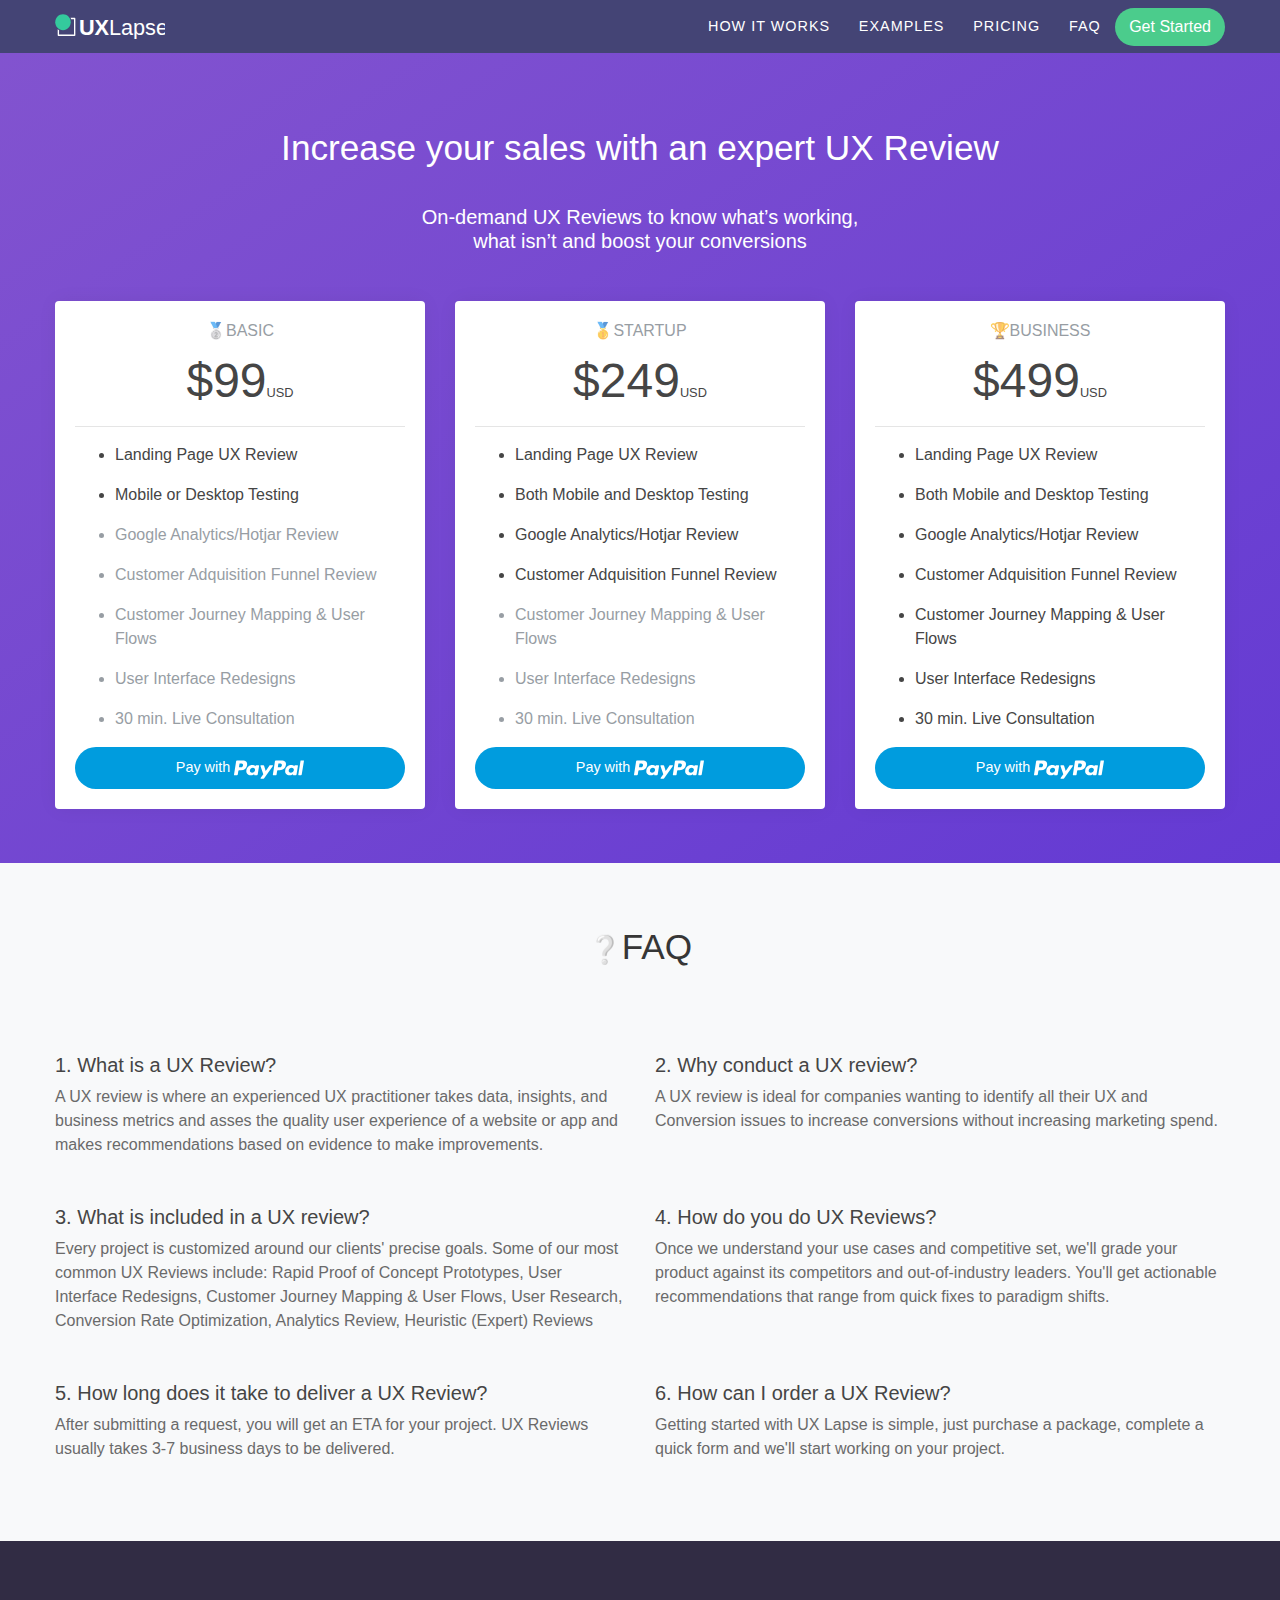
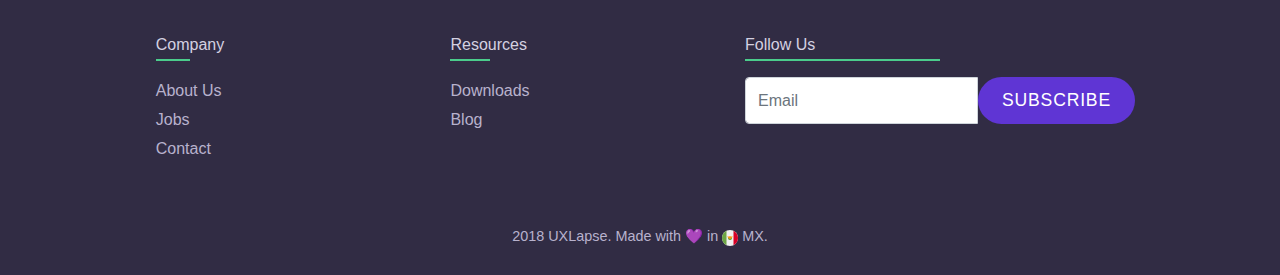
<file: pricing.html>
<!DOCTYPE html>
<html>
<head>
  <!-- Global site tag (gtag.js) - Google Analytics -->
  <script async src="https://www.googletagmanager.com/gtag/js?id=UA-126661771-1"></script>
  <script>
    window.dataLayer = window.dataLayer || [];

    function gtag() {
      dataLayer.push(arguments);
    }
    gtag('js', new Date());

    gtag('config', 'UA-126661771-1');
  </script>
  <link rel="icon" type="image/png" href="favicon-32x32.png" sizes="32x32" />
  <link rel="icon" type="image/png" href="favicon-16x16.png" sizes="16x16" />
  <meta charset="utf-8">
  <meta name="description" content="Expert UX review for your website with one click">
  <meta name="keywords" content="UX,UX/UI,UX Review,UX Consulting,UX Analysis,Usability Test,User Testing">
  <meta name="viewport" content="width=device-width, initial-scale=1, shrink-to-fit=no">
  <meta http-equiv="x-ua-compatible" content="ie=edge">
  <meta name="author" content="Emilio Sanchez @emileond">
  <title>UXLapse - Expert UX review with one click</title>
  <meta name="twitter:card" content="summary"/>
  <meta name="twitter:site" content="@uxlapse"/>
  <meta name="twitter:creator" content="@emileond"/>
  <meta property="og:title" content="UXLapse"/>
  <meta property="og:type" content="website"/>
  <meta property="og:url" content="https://uxlapse.com/" />
  <meta property="og:image" content="https://uxlapse.com/img/open-graph.jpg"/>

  <!-- FONT AWESOME -->
  <link rel="stylesheet" href="https://use.fontawesome.com/releases/v5.2.0/css/all.css" integrity="sha384-hWVjflwFxL6sNzntih27bfxkr27PmbbK/iSvJ+a4+0owXq79v+lsFkW54bOGbiDQ" crossorigin="anonymous">

  <!-- CUSTOM STYLES -->
  <link rel="stylesheet" href="css/styles.css" type="text/css" media="screen">

  <!-- Bootstrap Styles -->
  <link rel="stylesheet" href="https://maxcdn.bootstrapcdn.com/bootstrap/4.0.0/css/bootstrap.min.css" integrity="sha384-Gn5384xqQ1aoWXA+058RXPxPg6fy4IWvTNh0E263XmFcJlSAwiGgFAW/dAiS6JXm" crossorigin="anonymous">

  <!-- Hotjar Tracking Code for http://uxlapse.com -->
  <script>
    (function(h, o, t, j, a, r) {
      h.hj = h.hj || function() {
        (h.hj.q = h.hj.q || []).push(arguments)
      };
      h._hjSettings = {
        hjid: 1030867,
        hjsv: 6
      };
      a = o.getElementsByTagName('head')[0];
      r = o.createElement('script');
      r.async = 1;
      r.src = t + h._hjSettings.hjid + j + h._hjSettings.hjsv;
      a.appendChild(r);
    })(window, document, 'https://static.hotjar.com/c/hotjar-', '.js?sv=');
  </script>

  <!-- FRESHCHAT -->
  <script src="https://wchat.freshchat.com/js/widget.js" defer></script>
</head>

<body id="page-top">
  <!-- Navigation -->
  <nav class="navbar navbar-expand-lg navbar-dark fixed-top navbar-shrink" id="mainNav">
    <div class="container">
      <a href="index.html">
        <img class="navbar-brand" src="img/logos/uxlapse-logo-white.svg" alt="">
      </a>
      <button class="navbar-toggler navbar-toggler-right" type="button" data-toggle="collapse" data-target="#navbarResponsive" aria-controls="navbarResponsive" aria-expanded="false" aria-label="Toggle navigation">
          Menu
          <i class="fas fa-bars"></i>
        </button>
      <div class="collapse navbar-collapse" id="navbarResponsive">
        <ul class="navbar-nav text-uppercase ml-auto">
          <li class="nav-item">
            <a class="nav-link js-scroll-trigger" href="#howitworks">How it Works</a>
          </li>
          <li class="nav-item">
            <a class="nav-link js-scroll-trigger" href="#examples">Examples</a>
          </li>
          <li class="nav-item">
            <a class="nav-link js-scroll-trigger" href="#pricing">Pricing</a>
          </li>
          <li class="nav-item">
            <a class="nav-link js-scroll-trigger" href="#faq">FAQ</a>
          </li>
        </ul>
        <a href="pricing.html"><button type="button" class="btn-sm">Get Started</button></a>
      </div>
    </div>
  </nav>
  <section id="pricing" class="pricing bg-gradient padding-top-4">
    <div class="container">
      <div class="headline text-center">
        <h2>Increase your sales with an expert UX Review</h2>
        <p>On-demand UX Reviews to know what’s working, <br>what isn’t and boost your conversions</p>
      </div>
      <div class="row">
        <!-- RESPONSIVE TIER -->
        <div class="col-md-4">
          <div class="card">
            <div class="card-body">
              <h5 class="card-title text-muted text-uppercase text-center">🥈Basic</h5>
              <h6 class="card-price text-center">$99<span class="currency">USD</span></h6>
              <hr>
              <ul class="fa-ul">
                <li><span class="fa-li"><i class="fas fa-check text-purple"></i></span>Landing Page UX Review</li>
                <li><span class="fa-li"><i class="fas fa-check text-purple"></i></span>Mobile or Desktop Testing</li>
                <li class="text-muted"><span class="fa-li"><i class="fas fa-times"></i></span>Google Analytics/Hotjar Review</li>
                <li class="text-muted"><span class="fa-li"><i class="fas fa-times"></i></span>Customer Adquisition Funnel Review</li>
                <li class="text-muted"><span class="fa-li"><i class="fas fa-times"></i></span>Customer Journey Mapping & User Flows</li>
                <li class="text-muted"><span class="fa-li"><i class="fas fa-times"></i></span>User Interface Redesigns</li>
                <li class="text-muted"><span class="fa-li"><i class="fas fa-times"></i></span>30 min. Live Consultation</li>
              </ul>
              <form action="https://www.paypal.com/cgi-bin/webscr" method="post" target="_top">
                <input type="hidden" name="cmd" value="_s-xclick">
                <input type="hidden" name="hosted_button_id" value="BHMCKVLV8P7DS">
                <button type="submit" class="btn btn-block btn-paypal">Pay with <img class="paypal-button-logo paypal-button-logo-paypal paypal-button-logo-blue" src="[data-uri]" alt="paypal" style="visibility: visible;">
                </button>
              </form>
            </div>
          </div>
        </div>
        <!-- STARTUP TIER -->
        <div class="col-md-4">
          <div class="card">
            <div class="card-body">
              <h5 class="card-title text-muted text-uppercase text-center">🥇STARTUP</h5>
              <h6 class="card-price text-center">$249<span class="currency">USD</span></h6>
              <hr>
              <ul class="fa-ul">
                <li><span class="fa-li"><i class="fas fa-check text-purple"></i></span>Landing Page UX Review</li>
                <li><span class="fa-li"><i class="fas fa-check text-purple"></i></span>Both Mobile and Desktop Testing</li>
                <li><span class="fa-li"><i class="fas fa-check text-purple"></i></span>Google Analytics/Hotjar Review</li>
                <li><span class="fa-li"><i class="fas fa-check text-purple"></i></span>Customer Adquisition Funnel Review</li>
                <li class="text-muted"><span class="fa-li"><i class="fas fa-times"></i></span>Customer Journey Mapping & User Flows</li>
                <li class="text-muted"><span class="fa-li"><i class="fas fa-times"></i></span>User Interface Redesigns</li>
                <li class="text-muted"><span class="fa-li"><i class="fas fa-times"></i></span>30 min. Live Consultation</li>
              </ul>
              <form action="https://www.paypal.com/cgi-bin/webscr" method="post" target="_top">
                <input type="hidden" name="cmd" value="_s-xclick">
                <input type="hidden" name="hosted_button_id" value="XH7CZSL6PPLTW">
                <button type="submit" class="btn btn-block btn-paypal">Pay with <img class="paypal-button-logo paypal-button-logo-paypal paypal-button-logo-blue" src="[data-uri]" alt="paypal" style="visibility: visible;">
                </button>
              </form>
            </div>
          </div>
        </div>
        <!-- BUSINESS TIER -->
        <div class="col-md-4">
          <div class="card">
            <div class="card-body">
              <h5 class="card-title text-muted text-uppercase text-center">🏆Business</h5>
              <h6 class="card-price text-center">$499<span class="currency">USD</span></h6>
              <hr>
              <ul class="fa-ul">
                <li><span class="fa-li"><i class="fas fa-check text-purple"></i></span>Landing Page UX Review</li>
                <li><span class="fa-li"><i class="fas fa-check text-purple"></i></span>Both Mobile and Desktop Testing</li>
                <li><span class="fa-li"><i class="fas fa-check text-purple"></i></span>Google Analytics/Hotjar Review</li>
                <li><span class="fa-li"><i class="fas fa-check text-purple"></i></span>Customer Adquisition Funnel Review</li>
                <li><span class="fa-li"><i class="fas fa-check text-purple"></i></span>Customer Journey Mapping & User Flows</li>
                <li><span class="fa-li"><i class="fas fa-check text-purple"></i></span>User Interface Redesigns</li>
                <li><span class="fa-li"><i class="fas fa-check text-purple"></i></span>30 min. Live Consultation</li>
              </ul>
              <form action="https://www.paypal.com/cgi-bin/webscr" method="post" target="_top">
                <input type="hidden" name="cmd" value="_s-xclick">
                <input type="hidden" name="hosted_button_id" value="U54BG7DNFY556">
                <button type="submit" class="btn btn-block btn-paypal">Pay with <img class="paypal-button-logo paypal-button-logo-paypal paypal-button-logo-blue" src="[data-uri]" alt="paypal" style="visibility: visible;">
                </button>
              </form>
            </div>
          </div>
        </div>
      </div>
    </div>
  </section>
  <section id="faq" class="bg-light">
    <div class="container">
      <div class="headline text-center">
        <h2><span class="emoji-headline">❔</span>FAQ</h2>
        <p></p>
      </div>
      <div class="row">
        <div class="col-md-6">
          <div class="faq-question">
            <h5 class="text-left">1. What is a UX Review?</h5>
            <p class="padding-bot-2">A UX review is where an experienced UX practitioner takes data, insights, and business metrics and asses the quality user experience of a website or app and makes recommendations based on evidence to make improvements.</p>
          </div>
        </div>
        <div class="col-md-6">
          <h5 class="text-left">2. Why conduct a UX review?</h5>
          <p class="padding-bot-2">A UX review is ideal for companies wanting to identify all their UX and Conversion issues to increase conversions without increasing marketing spend.</p>
        </div>
        <div class="col-md-6">
          <h5 class="text-left">3. What is included in a UX review?</h5>
          <p class="padding-bot-2">Every project is customized around our clients' precise goals. Some of our most common UX Reviews include: Rapid Proof of Concept Prototypes, User Interface Redesigns, Customer Journey Mapping & User Flows, User Research, Conversion Rate Optimization, Analytics Review, Heuristic (Expert) Reviews</p>
        </div>
        <div class="col-md-6">
          <h5 class="text-left">4. How do you do UX Reviews?</h5>
          <p class="padding-bot-2">Once we understand your use cases and competitive set, we'll grade your product against its competitors and out-of-industry leaders. You'll get actionable recommendations that range from quick fixes to paradigm shifts.</p>
        </div>
        <div class="col-md-6">
          <h5 class="text-left">5. How long does it take to deliver a UX Review?</h5>
          <p class="padding-bot-4">After submitting a request, you will get an ETA for your project. UX Reviews usually takes 3-7 business days to be delivered.</p>
        </div>
        <div class="col-md-6">
          <h5 class="text-left">6. How can I order a UX Review?</h5>
          <p class="padding-bot-4">Getting started with UX Lapse is simple, just purchase a package, complete a quick form and we'll start working on your project.</p>
        </div>
    </div>
  </section>
  <footer class="bg-dark-purple">
    <div class="container">
      <div class="row">
        <div class="col-md-3">
          <div class="d-flex">
            <ul class="mx-auto">
              <span>Company</span>
              <div class="headline-element"></div>
              <li><a href="">About Us</a></li>
              <li><a href="">Jobs</a></li>
              <li><a href="">Contact</a></li>
            </ul>
          </div>
        </div>
        <div class="col-md-3">
          <div class="d-flex">
            <ul class="mx-auto">
              <span>Resources</span>
              <div class="headline-element"></div>
              <li><a href="#" target="_blank">Downloads</a></li>
              <li><a title="Go to Blog" href="/blog">Blog</a></li>
            </ul>
          </div>
        </div>
        <div class="col-md-6">
          <div class="d-flex">
            <ul class="mx-auto">
              <span>Follow Us</span>
              <div class="headline-element"></div>
              <form class="mbr-form" action="#" method="post" data-form-title="Mobirise Form"><input type="hidden" data-form-email="true" value="tC9nxlGXe48Pl+GYsmJAiNwUc+yNfF2g37sMLooQ2ntFRKcLpv3mBSlWq724nymoU6vJX4LL4b3G3W0a1OU8VcFWvy4/JDzj3+HNvc3+r4/LhLX2W4POZnIGrM1UE82i">
                <div class="mbr-subscribe input-group">
                  <input class="form-control" type="email" name="email" placeholder="Email" data-form-field="Email" required="" id="email-form3-4u">
                  <span class="input-group-btn">
                    <button href="" type="submit" class="btn btn-primary  display-4">SUBSCRIBE</button>
                  </span>
                </div>
              </form><br>
              <li>
                <a href=""><i class="fab fa-facebook-f"></i></a>
                <a href=""><i class="fab fa-twitter"></i></a>
                <a href=""><i class="fab fa-linkedin-in"></i></a>
                <a href=""><i class="fab fa-dribbble"></i></a>
              </li>
            </ul>
          </div>
        </div>
      </div>
      <div class="row">
        <div class="col-md-12 text-center">
          <div class="firm">
            2018 UXLapse. Made with 💜 in <img src="img/icons/mexico.svg" alt="Mexico Flag"> MX.
          </div>
        </div>
      </div>
    </div>
  </footer>
  <!-- jQuery -->
  <script src="https://code.jquery.com/jquery-3.3.1.min.js" integrity="sha256-FgpCb/KJQlLNfOu91ta32o/NMZxltwRo8QtmkMRdAu8=" crossorigin="anonymous"></script>
  <script src="https://cdnjs.cloudflare.com/ajax/libs/popper.js/1.14.3/umd/popper.min.js" integrity="sha384-ZMP7rVo3mIykV+2+9J3UJ46jBk0WLaUAdn689aCwoqbBJiSnjAK/l8WvCWPIPm49" crossorigin="anonymous"></script>

  <script src="https://stackpath.bootstrapcdn.com/bootstrap/4.1.3/js/bootstrap.min.js" integrity="sha384-ChfqqxuZUCnJSK3+MXmPNIyE6ZbWh2IMqE241rYiqJxyMiZ6OW/JmZQ5stwEULTy" crossorigin="anonymous"></script>

  <!-- Plugin JavaScript -->
  <script src="vendor/jquery-easing/jquery.easing.min.js"></script>

  <!-- Custom scripts -->
  <script src="js/main.js"></script>

  <!-- FRESHCHAT -->
  <script>
    window.fcWidget.init({
      token: "e49242a1-6119-49a7-982e-23d2e99791ae",
      host: "https://wchat.freshchat.com"
    });
  </script>
</body>

</html>
</file>
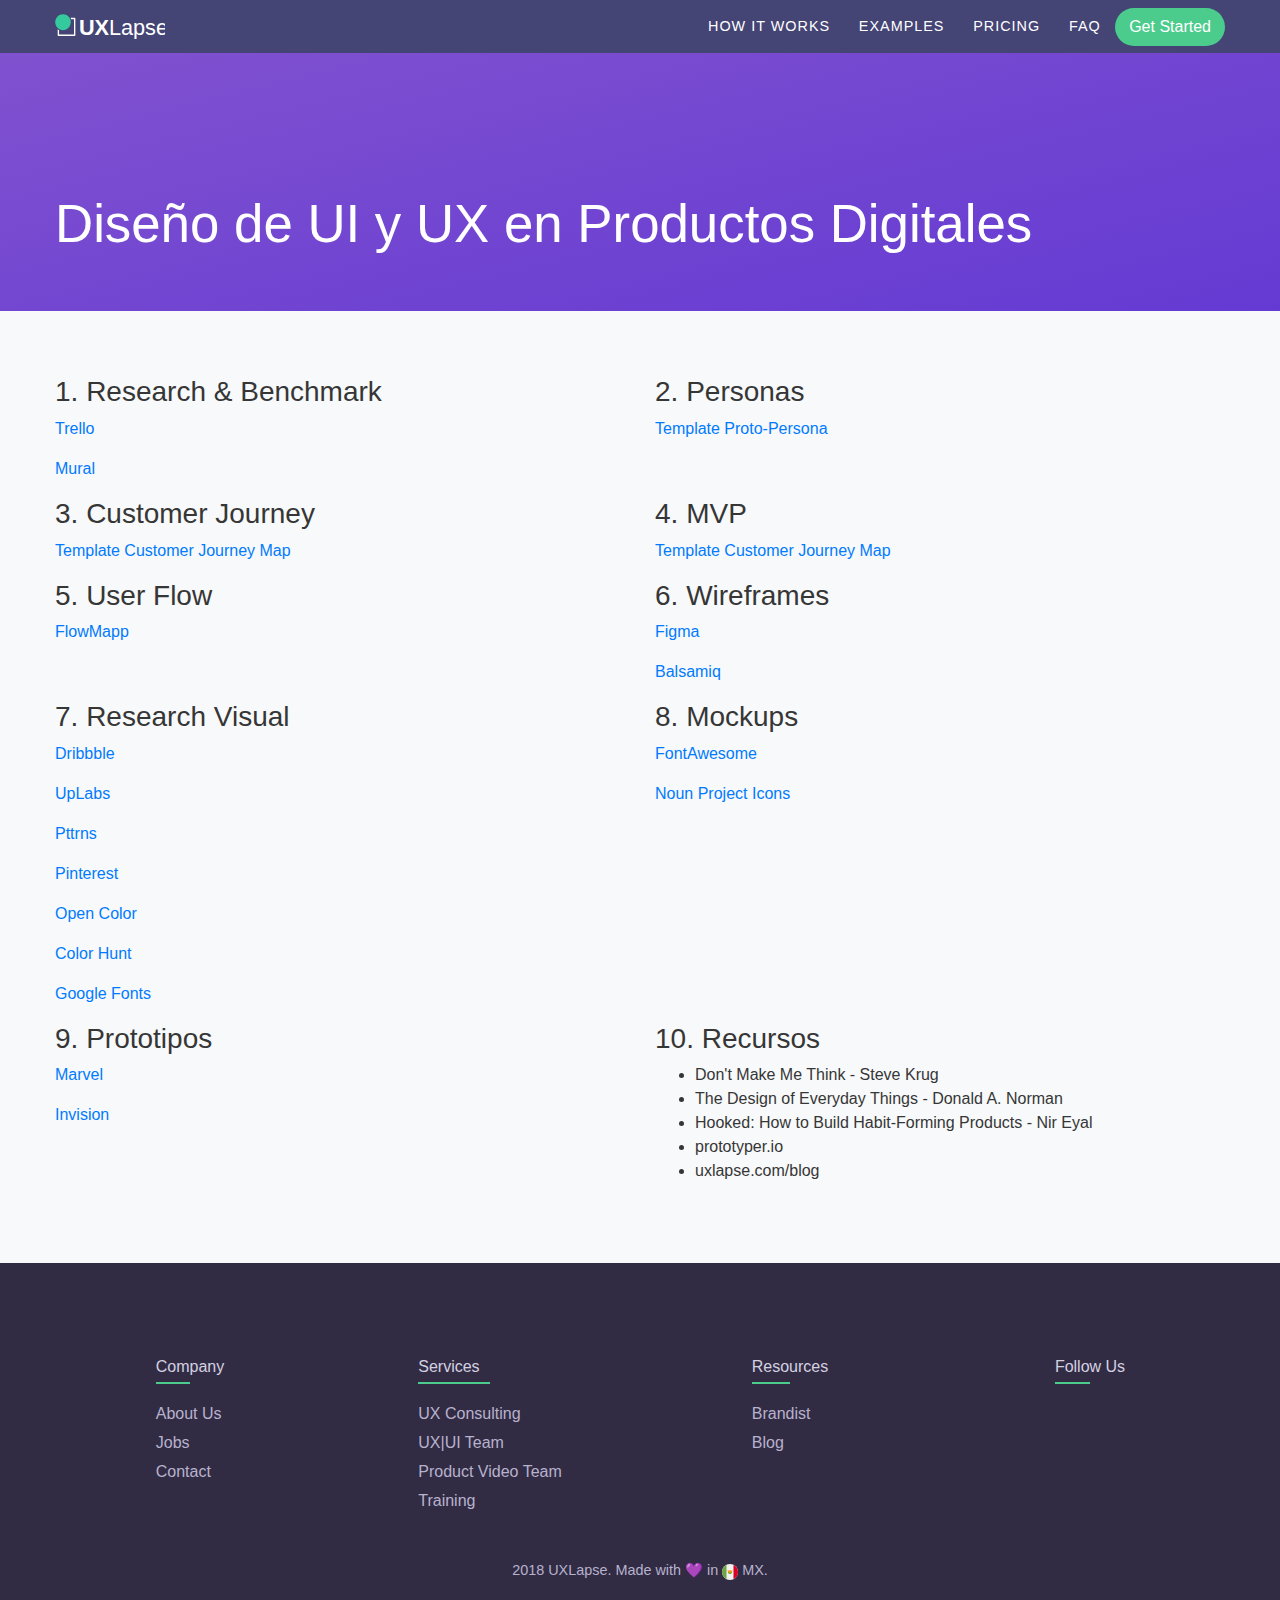
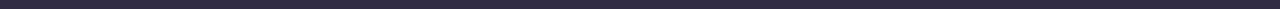
<file: tallerux.html>
<!DOCTYPE html>
<html>
<head>
  <!-- Global site tag (gtag.js) - Google Analytics -->
<script async src="https://www.googletagmanager.com/gtag/js?id=UA-126661771-1"></script>
<script>
  window.dataLayer = window.dataLayer || [];
  function gtag(){dataLayer.push(arguments);}
  gtag('js', new Date());

  gtag('config', 'UA-126661771-1');
</script>
  <meta charset="utf-8">
  <meta name="viewport" content="width=device-width, initial-scale=1, shrink-to-fit=no">
  <meta http-equiv="x-ua-compatible" content="ie=edge">
  <meta name="author" content="Emilio Sanchez @emileond">
  <title>UXLapse - Taller UX en Productos Digitales</title>
  <!-- Google Fonts -->
  <link href="https://fonts.googleapis.com/css?family=Ubuntu:400,500,600" rel="stylesheet">

  <!-- FONT AWESOME -->
  <link rel="stylesheet" href="https://use.fontawesome.com/releases/v5.2.0/css/all.css" integrity="sha384-hWVjflwFxL6sNzntih27bfxkr27PmbbK/iSvJ+a4+0owXq79v+lsFkW54bOGbiDQ" crossorigin="anonymous">

  <!-- CUSTOM STYLES -->
  <link rel="stylesheet" href="css/styles.css" type="text/css" media="screen">

  <!-- Bootstrap Styles -->
  <link rel="stylesheet" href="https://maxcdn.bootstrapcdn.com/bootstrap/4.0.0/css/bootstrap.min.css" integrity="sha384-Gn5384xqQ1aoWXA+058RXPxPg6fy4IWvTNh0E263XmFcJlSAwiGgFAW/dAiS6JXm" crossorigin="anonymous">

  <!-- FRESHCHAT -->
  <script src="https://wchat.freshchat.com/js/widget.js"></script>

  <!-- Hotjar Tracking Code for http://uxlapse.com -->
<script>
    (function(h,o,t,j,a,r){
        h.hj=h.hj||function(){(h.hj.q=h.hj.q||[]).push(arguments)};
        h._hjSettings={hjid:1030867,hjsv:6};
        a=o.getElementsByTagName('head')[0];
        r=o.createElement('script');r.async=1;
        r.src=t+h._hjSettings.hjid+j+h._hjSettings.hjsv;
        a.appendChild(r);
    })(window,document,'https://static.hotjar.com/c/hotjar-','.js?sv=');
</script>
</head>

<body id="page-top">
  <!-- Navigation -->
  <nav class="navbar navbar-expand-lg navbar-dark fixed-top navbar-shrink" id="mainNav">
    <div class="container">
      <a href="../index.html">
        <img class="navbar-brand" src="../img/logos/uxlapse-logo-white.svg" alt="">
      </a>
      <button class="navbar-toggler navbar-toggler-right" type="button" data-toggle="collapse" data-target="#navbarResponsive" aria-controls="navbarResponsive" aria-expanded="false" aria-label="Toggle navigation">
          Menu
          <i class="fas fa-bars"></i>
        </button>
      <div class="collapse navbar-collapse" id="navbarResponsive">
        <ul class="navbar-nav text-uppercase ml-auto">
          <li class="nav-item">
            <a class="nav-link js-scroll-trigger" href="../index.html#howitworks">How it Works</a>
          </li>
          <li class="nav-item">
            <a class="nav-link js-scroll-trigger" href="../index.html#examples">Examples</a>
          </li>
          <li class="nav-item">
            <a class="nav-link js-scroll-trigger" href="../pricing.html">Pricing</a>
          </li>
          <li class="nav-item">
            <a class="nav-link js-scroll-trigger" href="../index.html#faq">FAQ</a>
          </li>
        </ul>
        <a href="../pricing.html"><button type="button" class="btn-sm">Get Started</button></a>
      </div>
    </div>
  </nav>
  <header>
    <div class="bg-gradient">
      <div class="container">
        <div class="header-example-page">
          <div class="text-left text-white">
            <h1>Diseño de UI y UX en Productos Digitales</h1>
          </div>
        </div>
      </div>
    </div>
  </header>
  <section id="taller" class="padding-top-4 padding-bot-4 bg-light">
    <div class="container">
      <div class="row">
        <div class="col-md-6">
          <h3>1. Research & Benchmark</h3>
        <p><a href="https://trello.com">Trello</a></p>
        <p><a href="https://mural.co/">Mural</a></p>
        </div>
        <div class="col-md-6">
          <h3>2. Personas</h3>
          <p><a href="./taller/persona-canvas.jpg">Template Proto-Persona</a></p>
        </div>
        <div class="col-md-6">
          <h3>3. Customer Journey</h3>
          <p><a href="./taller/customer-journey-map.pdf">Template Customer Journey Map</a></p>
        </div>
        <div class="col-md-6">
          <h3>4. MVP</h3>
          <p><a href="/taller/customer-journey-map.pdf">Template Customer Journey Map</a></p>
        </div>
        <div class="col-md-6">
          <h3>5. User Flow</h3>
        <p><a href="https://flowmapp.com">FlowMapp</a></p>
        </div>
        <div class="col-md-6">
          <h3>6. Wireframes</h3>
        <p><a href="https://figma.com">Figma</a></p>
        <p><a href="https://balsamiq.com/download/">Balsamiq</a></p>
        </div>
        <div class="col-md-6">
          <h3>7. Research Visual</h3>
        <p><a href="https://dribbble.com">Dribbble</a></p>
        <p><a href="https://www.uplabs.com">UpLabs</a></p>
        <p><a href="https://www.pttrns.com">Pttrns</a></p>
        <p><a href="https://www.pinterest.com">Pinterest</a></p>
        <p><a href="https://yeun.github.io/open-color/">Open Color</a></p>
        <p><a href="https://colorhunt.co/">Color Hunt</a></p>
        <p><a href="https://fonts.google.com">Google Fonts</a></p>
        </div>
        <div class="col-md-6">
          <h3>8. Mockups</h3>
        <p><a href="https://fontawesome.com">FontAwesome</a></p>
        <p><a href="https://www.thenounproject.com">Noun Project Icons</a></p>
        </div>
        <div class="col-md-6">
          <h3>9. Prototipos</h3>
        <p><a href="https://marvelapp.com">Marvel</a></p>
        <p><a href="https://www.invisionapp.com">Invision</a></p>
        </div>
        <div class="col-md-6">
          <h3>10. Recursos</h3>
          <ul>
            <li>Don't Make Me Think - Steve Krug</li>
            <li>The Design of Everyday Things - Donald A. Norman</li>
            <li>Hooked: How to Build Habit-Forming Products - Nir Eyal</li>
            <li>prototyper.io</li>
            <li>uxlapse.com/blog</li>
          </ul>
        </div>
      </div>
    </div>
  </section>
  <footer class="bg-dark-purple">
    <div class="container">
      <div class="row">
        <div class="col-md-3">
          <div class="d-flex">
            <ul class="mx-auto">
              <span>Company</span>
              <div class="headline-element"></div>
              <li><a href="">About Us</a></li>
              <li><a href="">Jobs</a></li>
              <li><a href="">Contact</a></li>
            </ul>
          </div>
        </div>
        <div class="col-md-3">
          <div class="d-flex">
            <ul class="mx-auto">
              <span>Services</span>
              <div class="headline-element"></div>
              <li><a href="">UX Consulting</a></li>
              <li><a href="">UX|UI Team</a></li>
              <li><a href="">Product Video Team</a></li>
              <li><a href="">Training</a></li>
            </ul>
          </div>

        </div>
        <div class="col-md-3">
          <div class="d-flex">
            <ul class="mx-auto">
              <span>Resources</span>
              <div class="headline-element"></div>
              <li><a href="#" target="_blank">Brandist</a></li>
              <li><a href="">Blog</a></li>
            </ul>
          </div>

        </div>
        <div class="col-md-3">
          <div class="d-flex">
            <ul class="mx-auto">
              <span>Follow Us</span>
              <div class="headline-element"></div>
              <li>
                <a href=""><i class="fab fa-facebook-f"></i></a>
                <a href=""><i class="fab fa-twitter"></i></a>
                <a href=""><i class="fab fa-linkedin-in"></i></a>
                <a href=""><i class="fab fa-dribbble"></i></a>
              </li>
            </ul>
          </div>
        </div>
      </div>
      <div class="row">
        <div class="col-md-12 text-center">
          <div class="firm">
            2018 UXLapse. Made with 💜 in <img src="../img/icons/mexico.svg" alt=""> MX.
          </div>
        </div>
      </div>
    </div>

  </footer>
  <!-- jQuery -->
  <script src="https://code.jquery.com/jquery-3.3.1.min.js" integrity="sha256-FgpCb/KJQlLNfOu91ta32o/NMZxltwRo8QtmkMRdAu8=" crossorigin="anonymous"></script>
  <script src="https://cdnjs.cloudflare.com/ajax/libs/popper.js/1.14.3/umd/popper.min.js" integrity="sha384-ZMP7rVo3mIykV+2+9J3UJ46jBk0WLaUAdn689aCwoqbBJiSnjAK/l8WvCWPIPm49" crossorigin="anonymous"></script>

  <script src="https://stackpath.bootstrapcdn.com/bootstrap/4.1.3/js/bootstrap.min.js" integrity="sha384-ChfqqxuZUCnJSK3+MXmPNIyE6ZbWh2IMqE241rYiqJxyMiZ6OW/JmZQ5stwEULTy" crossorigin="anonymous"></script>

  <!-- Plugin JavaScript -->
  <script src="vendor/jquery-easing/jquery.easing.min.js"></script>

  <!-- Custom scripts -->
  <script src="../js/main.js"></script>

  <!-- FRESHCHAT -->
  <script>
    window.fcWidget.init({
      token: "e49242a1-6119-49a7-982e-23d2e99791ae",
      host: "https://wchat.freshchat.com"
    });
  </script>
</body>

</html>
</file>
<file: css/styles.css>
.text-green{color:#4bcc8c}.text-purple{color:#5f35d4}.bg-green{background-color:#4bcc8c}.bg-purple{background-color:#5f35d4}.bg-dark-purple{background-color:#312C44}.bg-blue{background-color:#444475}.bg-gradient{background-image:-owg-linear-gradient(to bottom right, #8354CF, #643AD3);background-image:-webkit-linear-gradient(to bottom right, #8354CF, #643AD3);background-image:-moz-linear-gradient(to bottom right, #8354CF, #643AD3);background-image:-o-linear-gradient(to bottom right, #8354CF, #643AD3);background-image:linear-gradient(to bottom right, #8354CF, #643AD3)}body{-webkit-font-smoothing:subpixel-antialiased;-moz-osx-font-smoothing:auto;font-family:-apple-system, BlinkMacSystemFont, "Segoe UI", "Roboto", "Oxygen", "Ubuntu", "Cantarell", "Fira Sans", "Droid Sans", "Helvetica Neue", sans-serif;color:#363636 !important}a{text-decoration:none !important}h1{font-size:3.3rem !important}h2{font-size:2.2rem !important}h4{padding:1vh 0 1vh;text-align:center}h5{color:#454545 !important}h6{color:#454545 !important;font-size:1.1rem !important}p{color:#6a6a6a;margin-bottom:5vh}.navbar-brand{width:110px}#mainNav{background-color:#212529}#mainNav .navbar-toggler{font-size:12px;right:0;padding:13px;text-transform:uppercase;color:#363636;border:0;background-color:#fed136}#mainNav .navbar-brand{color:#4bcc8c;font-family:'Kaushan Script', -apple-system, BlinkMacSystemFont, 'Segoe UI', Roboto, 'Helvetica Neue', Arial, sans-serif, 'Apple Color Emoji', 'Segoe UI Emoji', 'Segoe UI Symbol', 'Noto Color Emoji'}#mainNav .navbar-brand.active,#mainNav .navbar-brand:active,#mainNav .navbar-brand:focus,#mainNav .navbar-brand:hover{color:#4bcc8c}#mainNav .navbar-nav .nav-item .nav-link{color:white;font-size:90%;font-weight:400;padding:0.75em 0;letter-spacing:1px}#mainNav .navbar-nav .nav-item .nav-link.active,#mainNav .navbar-nav .nav-item .nav-link:hover{color:#4bcc8c}@media (min-width: 992px){#mainNav{padding-top:25px;padding-bottom:25px;-webkit-transition:padding-top 0.3s, padding-bottom 0.3s;transition:padding-top 0.3s, padding-bottom 0.3s;border:none;background-color:transparent}#mainNav .navbar-brand{font-size:1.75em;-webkit-transition:all 0.3s;transition:all 0.3s}#mainNav .navbar-nav .nav-item .nav-link{padding:1.1em 1em !important}#mainNav.navbar-shrink{padding-top:0;padding-bottom:0;background-color:#444475}#mainNav.navbar-shrink a{color:white !important}#mainNav.navbar-shrink a:hover{color:#4bcc8c !important}#mainNav.navbar-shrink a:active{color:#4bcc8c !important}#mainNav.navbar-shrink .navbar-brand{font-size:1.25em;padding:12px 0}}.btn{padding:10px 24px !important;letter-spacing:.05rem !important;border-radius:5rem !important;border:0 !important;font-size:1.1rem !important;font-weight:500 !important;cursor:pointer}.btn-primary{background-color:#5f35d4 !important}.btn-primary:hover{background-color:#4bcc8c !important;transition:all .2s}.btn-secondary{background-color:#4bcc8c !important}.btn-secondary:hover{transition:all .2s}.btn-sm{color:white !important;background-color:#4bcc8c !important;padding:7px 14px !important;border-radius:5rem !important;border:0 !important;font-size:1rem !important;cursor:pointer}.btn-sm:hover{box-shadow:200px 0 0 #36be7a inset !important;transition:.2s ease-out}.btn-paypal{color:white;font-size:.9rem !important;letter-spacing:0 !important;background-color:#009cde;vertical-align:middle}.btn-paypal:hover{background-color:#33b0e5}.btn-link{color:#5f35d4 !important}.btn-link:hover{text-decoration:none !important}.master-header{text-align:center;color:white;background-color:#312C44;background-repeat:no-repeat;background-size:cover}.header-content{padding:200px 0 200px 0}.header-example-page{padding:12rem 0 3rem 0}.headline h1{margin-bottom:2.6vh}.headline h2{padding-top:7vh;margin-bottom:4vh}.headline h4{margin-bottom:8vh}.headline p{font-size:1.25rem;line-height:1.5rem;padding:0 15vw 2rem 15vw}.clients-logos{border-bottom:1px solid #cdd4d8}.clients{padding:40px}.clients-1 img{max-height:35px}.clients-2 img{max-width:100px}.clients-3 img{max-width:80px}.clients-4 img{max-width:80px}.clients-5 img{max-width:80px}.clients-6 img{max-width:80px}.no-gutters{margin-left:0;margin-right:0}.showcase-content{padding:7rem 1rem 7rem 7rem}.showcase-content h2{color:#363636;margin-bottom:3vh}.showcase-content p{color:#6a6a6a;font-size:1.25rem;line-height:1.8rem;margin-bottom:5vh}.showcase-image{width:98%;margin-top:14vh;margin-bottom:14vh;box-shadow:-1px 92px 99px -62px rgba(0,0,0,0.08),0 25px 65px 0 rgba(0,0,0,0.08)}.card{transition:all 0.2s;border:0 !important;margin-bottom:6vh;box-shadow:0px 0px 20px 0px rgba(0,0,0,0.05)}.card-text{color:#6a6a6a !important}.card p{font-size:1.1rem}.card li{color:#363636}@media (min-width: 992px){.card:hover{margin-top:-.25rem;margin-bottom:.25rem;box-shadow:0 0.5rem 1rem 0 rgba(0,0,0,0.1)}.card:hover .btn{opacity:1}}#howitworks{padding:0vh 0 10vh 0}.margin-auto{margin-top:auto;margin-bottom:auto}.testimonials p{font-size:1.5rem}.testimonials span{color:#6a6a6a}.testimonial-content{width:100%;margin-bottom:10vh}.testimonial-text{padding-top:1vh;padding-bottom:3vh}@media (min-width: 960px){.testimonial-text{padding-left:8vw;padding-right:8vw}}@media (max-width: 640px){.testimonial-text{padding-left:5vw;padding-right:5vw}}.wrapper{width:230px;margin:0 auto}.wrapper img{width:60px}.firm-text{padding-left:70px}.pricing p{color:white}.pricing h2{color:white}.pricing ul li{font-size:1rem;font-weight:400;line-height:1.5rem;color:#454545;margin-bottom:1rem}.pricing h5{font-size:1rem}.pricing .card-price{font-size:3rem !important}.pricing .currency{font-size:.8rem}.contact{padding-bottom:6vh}.contact-text{color:white;padding-top:10vh;padding-bottom:2vh}.contact-text p{color:white;font-size:1.25rem}.contact-form{padding-bottom:10vh}.green-stat{font-weight:bold;font-size:.9rem;color:#4bcc8c;padding:1px 5px}footer{font-size:1rem;padding-top:7vh;color:#b8b2cd}footer ul,footer ol{list-style:none;padding:3vh 0 0 0;margin:0;line-height:1.8rem}footer span{color:#d4d1e1}footer a{color:#b8b2cd;text-decoration:none}footer a:hover{text-decoration:none;color:#4bcc8c}footer i{margin-right:1vw}.headline-element{background-color:#4bcc8c;padding:1px;margin-right:50%;margin-bottom:1rem}.firm{padding-top:5vh;padding-bottom:3vh;font-size:.9rem}.firm img{width:16px}@media (min-width: 1200px){.container{max-width:1200px !important}}.img-card{display:inline-block;width:150px}.img-benefits{margin:12px;width:55px}.p-steps{padding:2vh 2vh 4vh 2vh}.h5-steps{padding:3vh 0 0 0}.card-example p{font-size:1rem !important}.emoji-headline{font-size:1.7rem}.text-muted{opacity:0.7}.text-white{color:white}.padding-top-4{padding-top:4rem}.padding-bot-2{padding-bottom:2rem}.padding-bot-4{padding-bottom:4rem}.opacity75{color:white;opacity:.75}.opacity85{color:white;opacity:.85}#benefits{padding-bottom:4vh}.benefits-item{display:flex;align-items:center;padding:0 0 5vh 0}.benefits-fa-icons{font-size:1.5rem;color:#5f35d4;margin-bottom:1vh}.circle-mask{border-radius:50%}.paypal-button-logo{width:70px}
</file>
